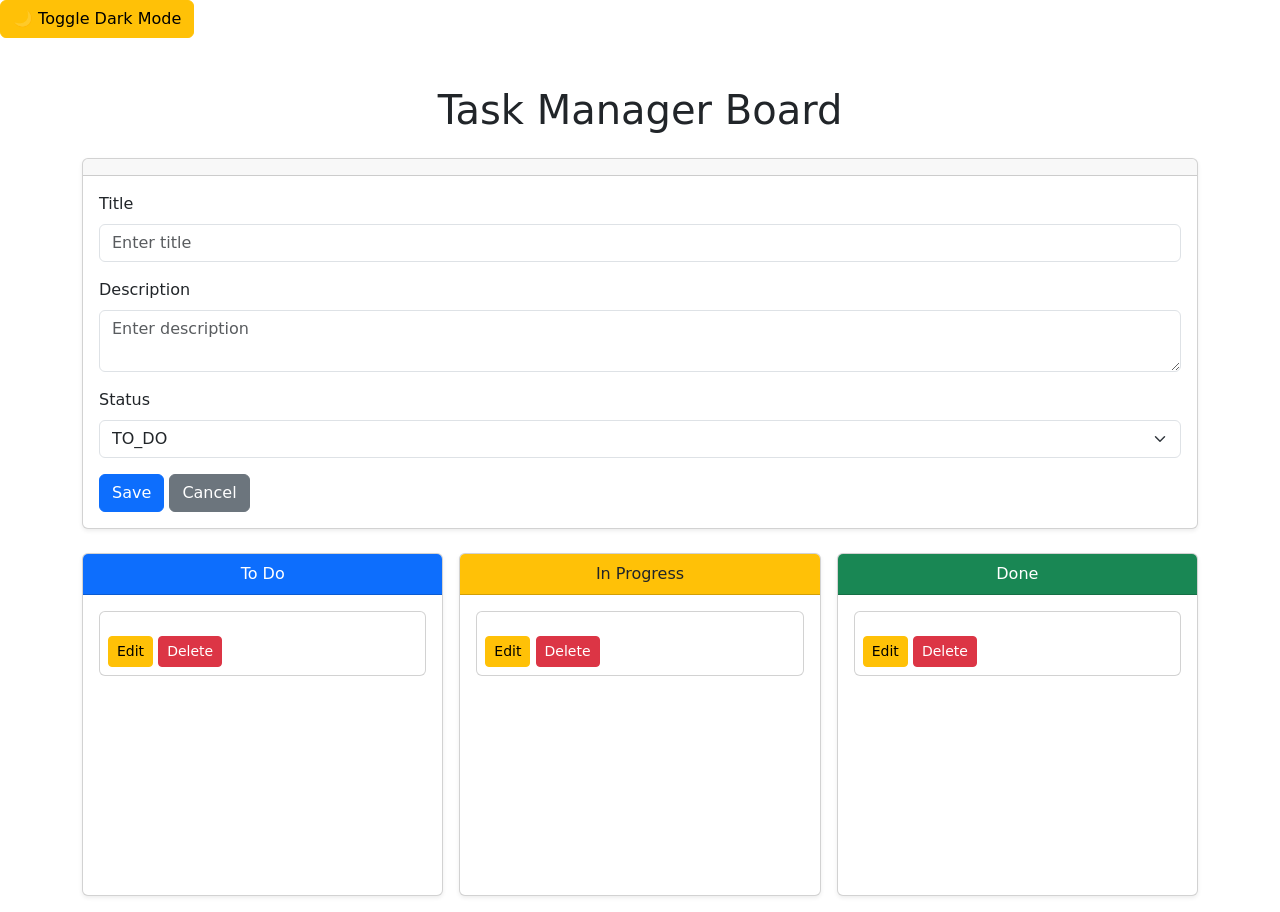
<file: src/main/resources/templates/index.html>
<!DOCTYPE html>
<html xmlns:th="http://www.thymeleaf.org">
<head>
    <meta charset="UTF-8">
    <title>Task Manager Board</title>

    <link rel="stylesheet" href="https://cdn.jsdelivr.net/npm/bootstrap@5.3.2/dist/css/bootstrap.min.css">

    <link rel="stylesheet" th:href="@{/style.css}">
</head>
<body id="body">

<button class="dark-mode-toggle btn btn-warning" onclick="toggleDarkMode()">🌙 Toggle Dark Mode</button>

<div class="container mt-5">

    <h1 class="text-center mb-4">Task Manager Board</h1>

    <div class="card shadow-sm mb-4">
        <div class="card-header">
            <span th:text="${task.id == null ? 'Add New Task' : 'Edit Task'}"></span>
        </div>
        <div class="card-body">
            <form th:action="@{/save}" th:object="${task}" method="post">
                <input type="hidden" th:field="*{id}"/>

                <div class="mb-3">
                    <label class="form-label">Title</label>
                    <input class="form-control" th:field="*{title}" placeholder="Enter title" required>
                </div>

                <div class="mb-3">
                    <label class="form-label">Description</label>
                    <textarea class="form-control" th:field="*{description}" placeholder="Enter description"></textarea>
                </div>

                <div class="mb-3">
                    <label class="form-label">Status</label>
                    <select class="form-select" th:field="*{status}">
                        <option value="TO_DO">TO_DO</option>
                        <option value="IN_PROGRESS">IN_PROGRESS</option>
                        <option value="DONE">DONE</option>
                    </select>
                </div>

                <button class="btn btn-primary" type="submit">Save</button>
                <a href="/" class="btn btn-secondary">Cancel</a>
            </form>
        </div>
    </div>

    <div class="row g-3">

        <div class="col-md-4">
            <div class="card shadow-sm mb-3">
                <div class="card-header bg-primary text-white text-center">To Do</div>
                <div class="card-body" style="min-height: 300px;">
                    <div th:each="t : ${tasks}" th:if="${t.status.name() == 'TO_DO'}" class="card mb-2">
                        <div class="card-body p-2">
                            <h6 th:text="${t.title}"></h6>
                            <p th:text="${t.description}"></p>
                            <div class="d-flex justify-content-between">
                                <span class="badge bg-primary text-white" th:text="${t.status.name()}"></span>
                                <div>
                                    <a th:href="@{'/edit/' + ${t.id}}" class="btn btn-sm btn-warning">Edit</a>
                                    <a th:href="@{'/delete/' + ${t.id}}" class="btn btn-sm btn-danger"
                                       onclick="return confirm('Delete this task?')">Delete</a>
                                </div>
                            </div>
                        </div>
                    </div>
                </div>
            </div>
        </div>

        <div class="col-md-4">
            <div class="card shadow-sm mb-3">
                <div class="card-header bg-warning text-dark text-center">In Progress</div>
                <div class="card-body" style="min-height: 300px;">
                    <div th:each="t : ${tasks}" th:if="${t.status.name() == 'IN_PROGRESS'}" class="card mb-2">
                        <div class="card-body p-2">
                            <h6 th:text="${t.title}"></h6>
                            <p th:text="${t.description}"></p>
                            <div class="d-flex justify-content-between">
                                <span class="badge bg-warning text-dark" th:text="${t.status.name()}"></span>
                                <div>
                                    <a th:href="@{'/edit/' + ${t.id}}" class="btn btn-sm btn-warning">Edit</a>
                                    <a th:href="@{'/delete/' + ${t.id}}" class="btn btn-sm btn-danger"
                                       onclick="return confirm('Delete this task?')">Delete</a>
                                </div>
                            </div>
                        </div>
                    </div>
                </div>
            </div>
        </div>

        <div class="col-md-4">
            <div class="card shadow-sm mb-3">
                <div class="card-header bg-success text-white text-center">Done</div>
                <div class="card-body" style="min-height: 300px;">
                    <div th:each="t : ${tasks}" th:if="${t.status.name() == 'DONE'}" class="card mb-2">
                        <div class="card-body p-2">
                            <h6 th:text="${t.title}"></h6>
                            <p th:text="${t.description}"></p>
                            <div class="d-flex justify-content-between">
                                <span class="badge bg-success text-white" th:text="${t.status.name()}"></span>
                                <div>
                                    <a th:href="@{'/edit/' + ${t.id}}" class="btn btn-sm btn-warning">Edit</a>
                                    <a th:href="@{'/delete/' + ${t.id}}" class="btn btn-sm btn-danger"
                                       onclick="return confirm('Delete this task?')">Delete</a>
                                </div>
                            </div>
                        </div>
                    </div>
                </div>
            </div>
        </div>

    </div>

</div>

<script>
    document.addEventListener("DOMContentLoaded", function() {
        const body = document.getElementById('body');
        const toggleButton = document.querySelector('.dark-mode-toggle');

        // Inițializează modul din localStorage
        if(localStorage.getItem('darkMode') === 'true') {
            body.classList.add('dark-mode');
        } else {
            body.classList.remove('dark-mode');
        }

        // Funcția toggle globală
        toggleButton.addEventListener('click', function() {
            body.classList.toggle('dark-mode');
            localStorage.setItem('darkMode', body.classList.contains('dark-mode'));
        });
    });
</script>

</body>
</html>
</file>
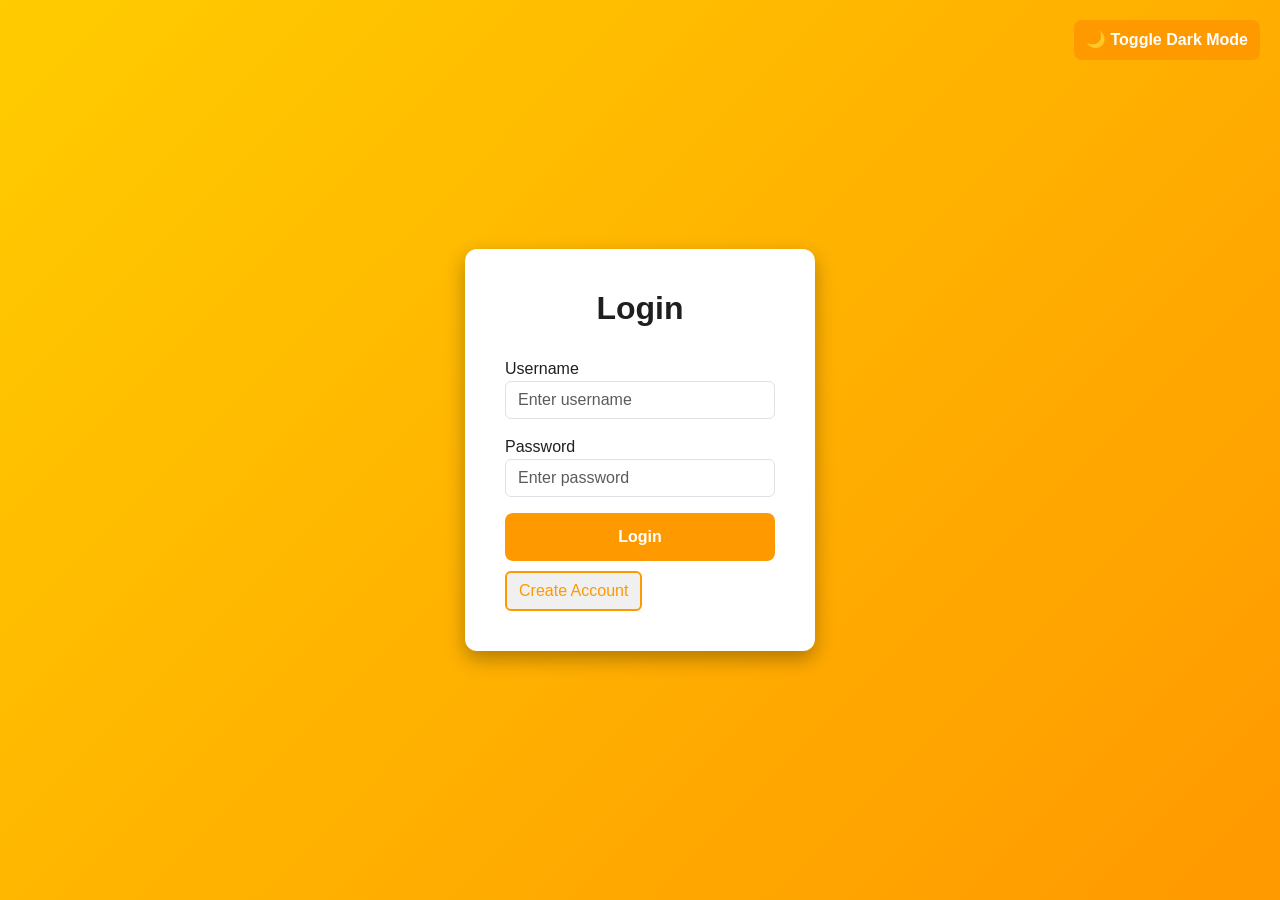
<file: src/main/resources/templates/login.html>
<!DOCTYPE html>
<html xmlns:th="http://www.thymeleaf.org">
<head>
    <meta charset="UTF-8">
    <title>Login</title>

    <link rel="stylesheet"
          href="https://cdn.jsdelivr.net/npm/bootstrap@5.3.2/dist/css/bootstrap.min.css">

    <style>
        body {
            height: 100vh;
            display: flex;
            justify-content: center;
            align-items: center;
            font-family: 'Segoe UI', Tahoma, Geneva, Verdana, sans-serif;
            transition: background-color 0.3s, color 0.3s;
        }

        body.light-mode {
            background: linear-gradient(135deg, #ffcc00, #ff9900);
            color: #1f1f1f;
        }

        body.dark-mode {
            background: linear-gradient(135deg, #1f1f1f, #2c2c2c);
            color: #f0f0f0;
        }

        .login-card {
            padding: 40px;
            border-radius: 12px;
            width: 350px;
            box-shadow: 0 8px 20px rgba(0,0,0,0.3);
            transition: background-color 0.3s, color 0.3s;
        }

        body.light-mode .login-card {
            background-color: #ffffff;
            color: #1f1f1f;
        }

        body.dark-mode .login-card {
            background-color: #2c2c2c;
            color: #f0f0f0;
        }

        .login-card h2 {
            text-align: center;
            margin-bottom: 30px;
            font-weight: bold;
        }

        .btn-login {
            width: 100%;
            padding: 12px;
            font-weight: bold;
            border: none;
            border-radius: 8px;
            margin-bottom: 10px;
            transition: 0.3s;
        }

        body.light-mode .btn-login {
            background-color: #ff9900;
            color: #fff;
        }

        body.light-mode .btn-login:hover {
            background-color: #ffcc00;
            color: #1f1f1f;
        }

        body.light-mode .btn-register {
            background-color: #f0f0f0;
            color: #ff9900;
            border: 2px solid #ff9900;
        }

        body.light-mode .btn-register:hover {
            background-color: #ff9900;
            color: #fff;
        }

        body.dark-mode .btn-login {
            background-color: #ffcc00;
            color: #1f1f1f;
        }

        body.dark-mode .btn-login:hover {
            background-color: #e6b800;
        }

        body.dark-mode .btn-register {
            background-color: #3a3a3a;
            color: #ffcc00;
            border: 2px solid #ffcc00;
        }

        body.dark-mode .btn-register:hover {
            background-color: #ffcc00;
            color: #1f1f1f;
        }

        .text-danger {
            text-align: center;
            margin-top: 10px;
        }

        .dark-mode-toggle {
            position: absolute;
            top: 20px;
            right: 20px;
            padding: 8px 12px;
            font-weight: bold;
            border-radius: 8px;
            border: none;
            cursor: pointer;
            transition: 0.3s;
        }

        body.light-mode .dark-mode-toggle {
            background-color: #ff9900;
            color: #fff;
        }

        body.light-mode .dark-mode-toggle:hover {
            background-color: #ffcc00;
            color: #1f1f1f;
        }

        body.dark-mode .dark-mode-toggle {
            background-color: #ffcc00;
            color: #1f1f1f;
        }

        body.dark-mode .dark-mode-toggle:hover {
            background-color: #e6b800;
        }
    </style>
</head>
<body id="body">

<button class="dark-mode-toggle" onclick="toggleDarkMode()">🌙 Toggle Dark Mode</button>

<div class="login-card">
    <h2>Login</h2>

    <form th:action="@{/login}" th:object="${user}" method="post">
        <div class="mb-3">
            <label>Username</label>
            <input class="form-control" th:field="*{username}" placeholder="Enter username" required>
        </div>

        <div class="mb-3">
            <label>Password</label>
            <input type="password" class="form-control" th:field="*{password}" placeholder="Enter password" required>
        </div>

        <p class="text-danger" th:text="${error}"></p>

        <button type="submit" class="btn btn-login">Login</button>
    </form>

    <a href="/register" class="btn btn-register">Create Account</a>
</div>

<script>
    const body = document.getElementById('body');

    if(localStorage.getItem('darkMode') === 'true') {
        body.classList.add('dark-mode');
    } else {
        body.classList.add('light-mode');
    }

    function toggleDarkMode() {
        if(body.classList.contains('dark-mode')) {
            body.classList.remove('dark-mode');
            body.classList.add('light-mode');
            localStorage.setItem('darkMode', 'false');
        } else {
            body.classList.remove('light-mode');
            body.classList.add('dark-mode');
            localStorage.setItem('darkMode', 'true');
        }
    }
</script>

</body>
</html>
</file>
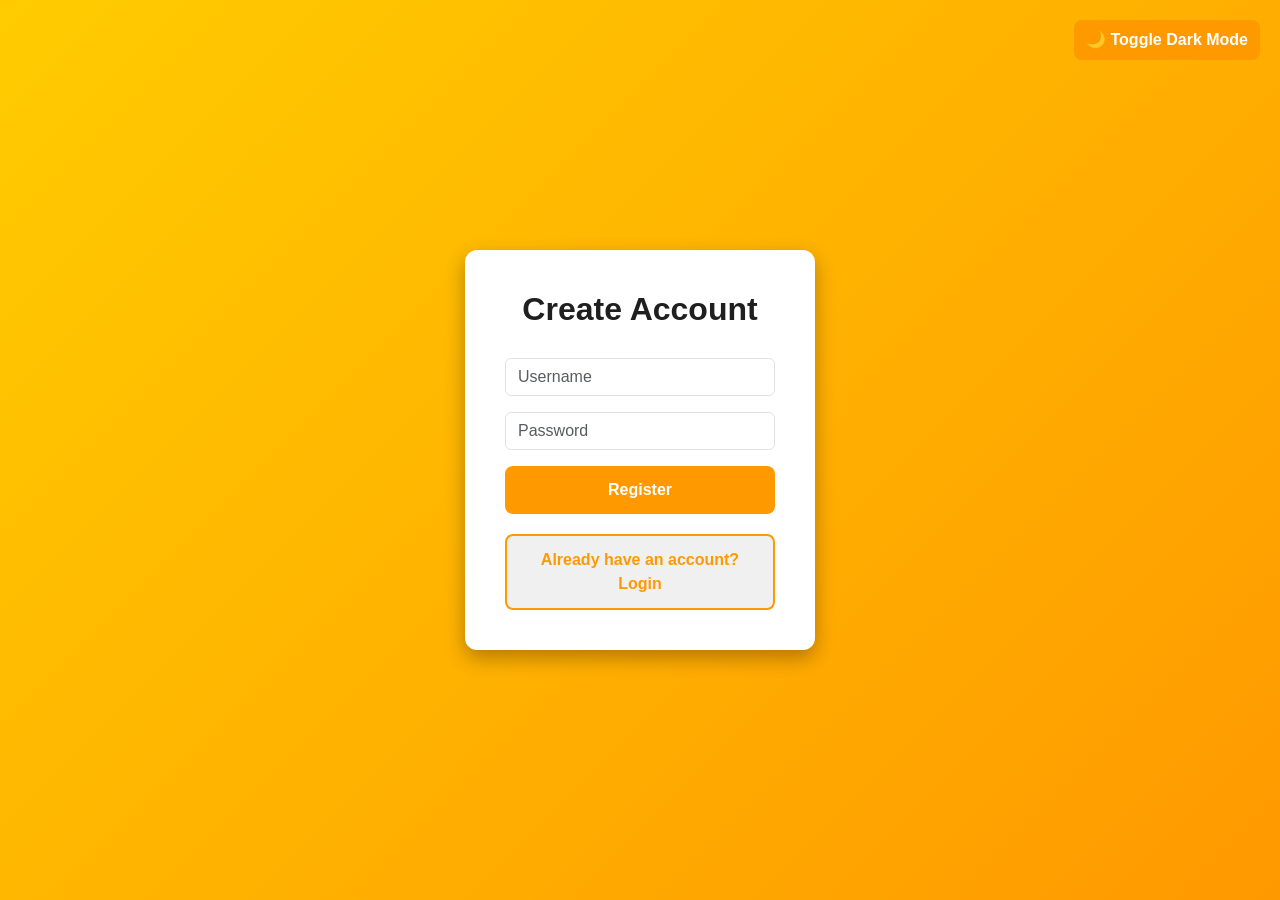
<file: src/main/resources/templates/register.html>
<!DOCTYPE html>
<html xmlns:th="http://www.thymeleaf.org">
<head>
    <meta charset="UTF-8">
    <title>Register</title>

    <!-- Bootstrap CSS -->
    <link rel="stylesheet"
          href="https://cdn.jsdelivr.net/npm/bootstrap@5.3.2/dist/css/bootstrap.min.css">

    <style>
        body {
            height: 100vh;
            display: flex;
            justify-content: center;
            align-items: center;
            font-family: 'Segoe UI', Tahoma, Geneva, Verdana, sans-serif;
            transition: background-color 0.3s, color 0.3s;
        }

        body.light-mode {
            background: linear-gradient(135deg, #ffcc00, #ff9900);
            color: #1f1f1f;
        }

        body.dark-mode {
            background: linear-gradient(135deg, #1f1f1f, #2c2c2c);
            color: #f0f0f0;
        }

        .register-card {
            padding: 40px;
            border-radius: 12px;
            width: 350px;
            box-shadow: 0 8px 20px rgba(0,0,0,0.3);
            transition: background-color 0.3s, color 0.3s;
        }

        body.light-mode .register-card {
            background-color: #ffffff;
            color: #1f1f1f;
        }

        body.dark-mode .register-card {
            background-color: #2c2c2c;
            color: #f0f0f0;
        }

        .register-card h2 {
            text-align: center;
            margin-bottom: 30px;
            font-weight: bold;
        }

        .btn-register-submit {
            width: 100%;
            padding: 12px;
            font-weight: bold;
            border: none;
            border-radius: 8px;
            margin-bottom: 10px;
            transition: 0.3s;
        }

        body.light-mode .btn-register-submit {
            background-color: #ff9900;
            color: #fff;
        }

        body.light-mode .btn-register-submit:hover {
            background-color: #ffcc00;
            color: #1f1f1f;
        }

        body.dark-mode .btn-register-submit {
            background-color: #ffcc00;
            color: #1f1f1f;
        }

        body.dark-mode .btn-register-submit:hover {
            background-color: #e6b800;
        }

        .btn-login-link {
            width: 100%;
            padding: 12px;
            font-weight: bold;
            border-radius: 8px;
            text-align: center;
            display: block;
            margin-top: 10px;
            transition: 0.3s;
            text-decoration: none;
        }

        body.light-mode .btn-login-link {
            background-color: #f0f0f0;
            color: #ff9900;
            border: 2px solid #ff9900;
        }

        body.light-mode .btn-login-link:hover {
            background-color: #ff9900;
            color: #fff;
        }

        body.dark-mode .btn-login-link {
            background-color: #3a3a3a;
            color: #ffcc00;
            border: 2px solid #ffcc00;
        }

        body.dark-mode .btn-login-link:hover {
            background-color: #ffcc00;
            color: #1f1f1f;
        }

        .text-danger {
            text-align: center;
            margin-top: 10px;
        }

        .dark-mode-toggle {
            position: absolute;
            top: 20px;
            right: 20px;
            padding: 8px 12px;
            font-weight: bold;
            border-radius: 8px;
            border: none;
            cursor: pointer;
            transition: 0.3s;
        }

        body.light-mode .dark-mode-toggle {
            background-color: #ff9900;
            color: #fff;
        }

        body.light-mode .dark-mode-toggle:hover {
            background-color: #ffcc00;
            color: #1f1f1f;
        }

        body.dark-mode .dark-mode-toggle {
            background-color: #ffcc00;
            color: #1f1f1f;
        }

        body.dark-mode .dark-mode-toggle:hover {
            background-color: #e6b800;
        }
    </style>
</head>
<body id="body">

<button class="dark-mode-toggle" onclick="toggleDarkMode()">🌙 Toggle Dark Mode</button>

<div class="register-card">
    <h2>Create Account</h2>

    <form th:action="@{/register}" th:object="${user}" method="post">
        <div class="mb-3">
            <input type="text" th:field="*{username}" placeholder="Username" class="form-control" required>
        </div>

        <div class="mb-3">
            <input type="password" th:field="*{password}" placeholder="Password" class="form-control" required>
        </div>

        <p class="text-danger" th:text="${error}"></p>

        <button type="submit" class="btn-register-submit">Register</button>
    </form>

    <a href="/login" class="btn-login-link">Already have an account? Login</a>
</div>

<script>
    const body = document.getElementById('body');


    if(localStorage.getItem('darkMode') === 'true') {
        body.classList.add('dark-mode');
    } else {
        body.classList.add('light-mode');
    }

    function toggleDarkMode() {
        if(body.classList.contains('dark-mode')) {
            body.classList.remove('dark-mode');
            body.classList.add('light-mode');
            localStorage.setItem('darkMode', 'false');
        } else {
            body.classList.remove('light-mode');
            body.classList.add('dark-mode');
            localStorage.setItem('darkMode', 'true');
        }
    }
</script>

</body>
</html>
</file>
